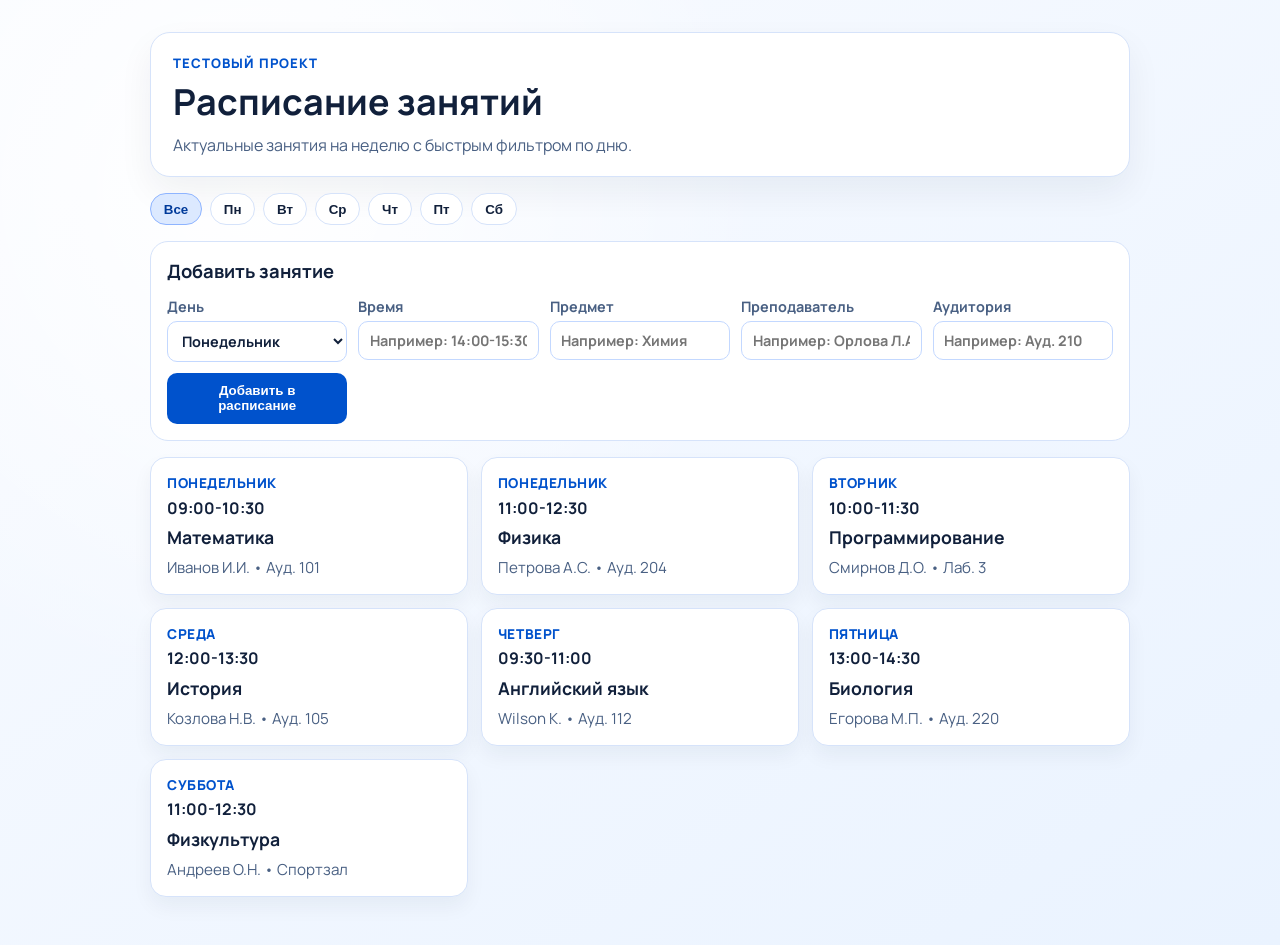
<file: index.html>
﻿<!DOCTYPE html>
<html lang="ru">
<head>
  <meta charset="UTF-8" />
  <meta name="viewport" content="width=device-width, initial-scale=1.0" />
  <title>Расписание занятий</title>
  <link rel="preconnect" href="https://fonts.googleapis.com" />
  <link rel="preconnect" href="https://fonts.gstatic.com" crossorigin />
  <link href="https://fonts.googleapis.com/css2?family=Manrope:wght@400;600;700;800&display=swap" rel="stylesheet" />
  <link rel="stylesheet" href="styles.css" />
</head>
<body>
  <main class="page">
    <header class="hero">
      <p class="hero__tag">Тестовый проект</p>
      <h1>Расписание занятий</h1>
      <p class="hero__subtitle">Актуальные занятия на неделю с быстрым фильтром по дню.</p>
    </header>

    <section class="controls" aria-label="Фильтр по дням">
      <button class="day-btn is-active" data-day="all">Все</button>
      <button class="day-btn" data-day="monday">Пн</button>
      <button class="day-btn" data-day="tuesday">Вт</button>
      <button class="day-btn" data-day="wednesday">Ср</button>
      <button class="day-btn" data-day="thursday">Чт</button>
      <button class="day-btn" data-day="friday">Пт</button>
      <button class="day-btn" data-day="saturday">Сб</button>
    </section>

    <section class="editor">
      <h2 class="editor__title">Добавить занятие</h2>
      <form id="lesson-form" class="editor__form">
        <label>
          День
          <select name="day" required>
            <option value="monday">Понедельник</option>
            <option value="tuesday">Вторник</option>
            <option value="wednesday">Среда</option>
            <option value="thursday">Четверг</option>
            <option value="friday">Пятница</option>
            <option value="saturday">Суббота</option>
          </select>
        </label>

        <label>
          Время
          <input type="text" name="time" placeholder="Например: 14:00-15:30" required />
        </label>

        <label>
          Предмет
          <input type="text" name="subject" placeholder="Например: Химия" required />
        </label>

        <label>
          Преподаватель
          <input type="text" name="teacher" placeholder="Например: Орлова Л.А." required />
        </label>

        <label>
          Аудитория
          <input type="text" name="room" placeholder="Например: Ауд. 210" required />
        </label>

        <button type="submit" class="add-btn">Добавить в расписание</button>
      </form>
    </section>

    <section id="schedule" class="schedule" aria-live="polite"></section>
  </main>

  <script src="script.js"></script>
</body>
</html>
</file>
<file: styles.css>
﻿:root {
  --bg-start: #f9fbff;
  --bg-end: #eaf3ff;
  --ink: #11203b;
  --muted: #496083;
  --card: #ffffff;
  --accent: #0052cc;
  --accent-soft: #dce9ff;
  --line: #d6e3fa;
}

* {
  box-sizing: border-box;
}

body {
  margin: 0;
  min-height: 100vh;
  font-family: "Manrope", sans-serif;
  color: var(--ink);
  background: radial-gradient(circle at 20% 20%, #ffffff 0%, transparent 40%),
              linear-gradient(145deg, var(--bg-start), var(--bg-end));
}

.page {
  width: min(980px, 92vw);
  margin: 0 auto;
  padding: 2rem 0 3rem;
}

.hero {
  background: var(--card);
  border: 1px solid var(--line);
  border-radius: 20px;
  padding: 1.3rem 1.4rem;
  box-shadow: 0 15px 35px rgba(17, 32, 59, 0.06);
}

.hero h1 {
  margin: 0;
  font-size: clamp(1.7rem, 2.8vw, 2.4rem);
}

.hero__tag {
  margin: 0 0 0.35rem;
  color: var(--accent);
  font-weight: 800;
  font-size: 0.82rem;
  text-transform: uppercase;
  letter-spacing: 0.07em;
}

.hero__subtitle {
  margin: 0.45rem 0 0;
  color: var(--muted);
}

.controls {
  margin-top: 1rem;
  display: flex;
  flex-wrap: wrap;
  gap: 0.5rem;
}

.day-btn {
  border: 1px solid var(--line);
  background: #fff;
  color: var(--ink);
  border-radius: 999px;
  padding: 0.45rem 0.8rem;
  font-weight: 700;
  cursor: pointer;
  transition: transform 0.18s ease, background-color 0.18s ease;
}

.day-btn:hover {
  transform: translateY(-1px);
}

.day-btn.is-active {
  background: var(--accent-soft);
  border-color: #8eb4ff;
  color: #003a9a;
}

.editor {
  margin-top: 1rem;
  background: var(--card);
  border: 1px solid var(--line);
  border-radius: 18px;
  padding: 1rem;
}

.editor__title {
  margin: 0;
  font-size: 1.15rem;
}

.editor__form {
  margin-top: 0.8rem;
  display: grid;
  grid-template-columns: repeat(auto-fit, minmax(180px, 1fr));
  gap: 0.7rem;
}

.editor__form label {
  display: flex;
  flex-direction: column;
  gap: 0.35rem;
  font-size: 0.9rem;
  color: var(--muted);
  font-weight: 700;
}

.editor__form input,
.editor__form select {
  border: 1px solid #c3d8ff;
  border-radius: 10px;
  padding: 0.55rem 0.65rem;
  font: inherit;
  color: var(--ink);
  background: #fff;
}

.editor__form input:focus,
.editor__form select:focus {
  outline: 2px solid #9dc0ff;
  outline-offset: 1px;
}

.add-btn {
  border: 0;
  border-radius: 10px;
  background: var(--accent);
  color: #fff;
  font-weight: 800;
  padding: 0.65rem 0.9rem;
  cursor: pointer;
  align-self: end;
}

.schedule {
  margin-top: 1rem;
  display: grid;
  grid-template-columns: repeat(auto-fit, minmax(240px, 1fr));
  gap: 0.8rem;
}

.card {
  border: 1px solid var(--line);
  background: var(--card);
  border-radius: 16px;
  padding: 1rem;
  box-shadow: 0 10px 20px rgba(17, 32, 59, 0.05);
  animation: rise 0.35s ease;
}

.card__day {
  margin: 0;
  font-size: 0.85rem;
  color: var(--accent);
  font-weight: 800;
  letter-spacing: 0.04em;
  text-transform: uppercase;
}

.card__time {
  margin: 0.3rem 0 0;
  font-size: 1rem;
  font-weight: 700;
}

.card__subject {
  margin: 0.4rem 0 0;
  font-size: 1.1rem;
}

.card__meta {
  margin: 0.5rem 0 0;
  color: var(--muted);
  font-size: 0.95rem;
}

.empty {
  grid-column: 1 / -1;
  text-align: center;
  padding: 1.8rem;
  border: 1px dashed #94b3e7;
  border-radius: 14px;
  background: #f7fbff;
  color: var(--muted);
}

@keyframes rise {
  from {
    opacity: 0;
    transform: translateY(6px);
  }
  to {
    opacity: 1;
    transform: translateY(0);
  }
}
</file>
